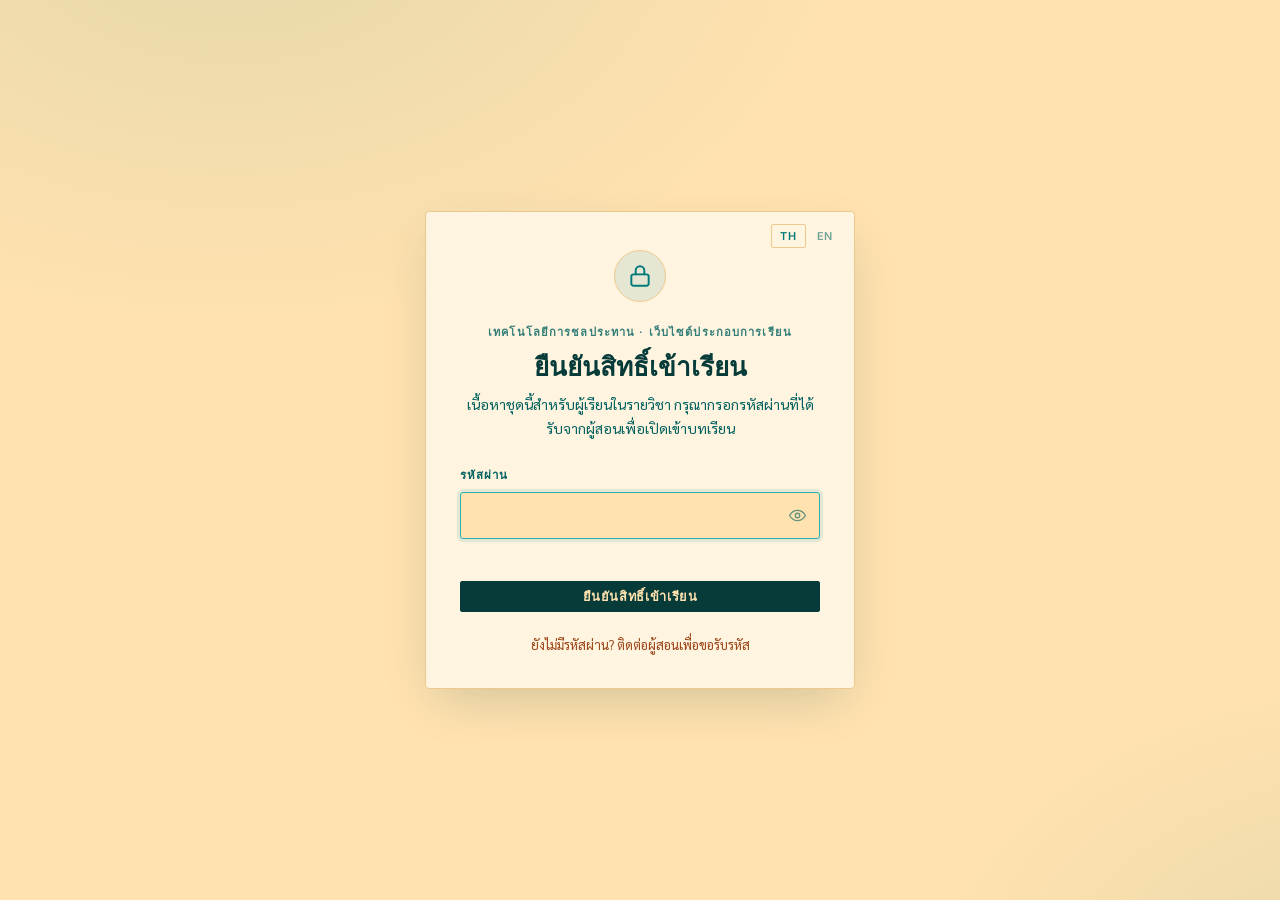
<file: index.html>
<!DOCTYPE html>
<html lang="th">
<head>
<meta charset="UTF-8" />
<meta name="viewport" content="width=device-width, initial-scale=1.0" />
<title>Irrigation Technology · เทคโนโลยีการชลประทาน</title>
<link rel="preconnect" href="https://fonts.googleapis.com" />
<link rel="preconnect" href="https://fonts.gstatic.com" crossorigin />
<link href="https://fonts.googleapis.com/css2?family=Inter:wght@400;500;600;700&family=JetBrains+Mono:wght@400;500;600&family=Playfair+Display:ital,wght@0,400;0,700;1,400;1,700&family=Sarabun:wght@400;500;700&display=swap" rel="stylesheet" />
<link rel="stylesheet" href="css/theme.css" />
<link rel="stylesheet" href="css/style.css" />
<link rel="stylesheet" href="css/gate.css" />
<!-- ประตูยืนยันสิทธิ์เข้าเรียน โหลดแบบ synchronous ใน head เพื่อไม่ให้เห็นเนื้อหาแวบหนึ่งก่อนถูกล็อก
     Access gate: loaded synchronously in <head> so the lesson never flashes before the lock. -->
<script src="js/gate.js"></script>
</head>
<body>

<div class="stage">
  <div class="topbar">
    <div class="topbar-left">
      <a class="sidebar-brand" href="index.html" style="padding:0">Irrigation.</a>
    </div>
    <div class="topbar-right">
      <div class="lang-toggle" role="group" aria-label="Language">
        <button class="lang-btn" data-lang="th">TH</button>
        <button class="lang-btn" data-lang="en">EN</button>
      </div>
    </div>
  </div>

  <div class="hero">
    <span class="chapter-number">
      <span class="en">Course site · Asst. Prof. Charatchai Yenphayap</span>
      <span class="th">เว็บไซต์ประกอบการเรียน · ผศ.จรัสชัย เย็นพยับ</span>
    </span>
    <h1>
      <span class="en">Irrigation Technology</span>
      <span class="th">เทคโนโลยีการชลประทาน</span>
    </h1>
    <p class="subtitle">
      <span class="en">When to irrigate, how much water to apply, and how to apply it efficiently — from soil water and crop water use to methods, systems, and management.</span>
      <span class="th">ให้น้ำเมื่อไร ให้เท่าไร และให้อย่างไรจึงมีประสิทธิภาพ — ตั้งแต่น้ำในดิน การใช้น้ำของพืช วิธีการให้น้ำ ระบบชลประทาน จนถึงการจัดการน้ำ</span>
    </p>

    <div class="quote">
      <p>Irrigation in many countries is an old art — as old as civilization — but for the whole world it is a modern science: the science of survival.</p>
      <cite>N. D. Gulhati, India</cite>
    </div>

    <p class="quiz-note">
      <span class="en">Every chapter ends with practice exercises (with worked answers) and a graded quiz.</span>
      <span class="th">ทุกบทมีแบบฝึกหัดท้ายบทพร้อมเฉลย และข้อสอบเก็บคะแนน</span>
    </p>
  </div>

  <ul class="toc-list" id="toc"></ul>

  <footer>
    <span class="en">Built from course slides, ASABE Irrigation Systems Management, and SCS NEH Section 15</span>
    <span class="th">เรียบเรียงจากเอกสารประกอบการสอน, ASABE Irrigation Systems Management และ SCS NEH Section 15</span>
  </footer>
</div>

<script src="js/sidebar.js"></script>
<script src="js/site.js"></script>
<script src="js/svgfit.js"></script>
<script>
  document.querySelector('#toc').innerHTML = CHAPTERS.map((c, i) => `
    <li><a class="toc-link ${c.ready ? '' : 'todo'}" href="${c.ready ? c.file : '#'}">
      <span class="toc-num">${String(i + 1).padStart(2, '0')}</span>
      <span class="toc-text">
        <span class="en">${c.en}</span><span class="th">${c.th}</span>
        <small><span class="en">Exercises + graded quiz</span><span class="th">แบบฝึกหัด + ข้อสอบเก็บคะแนน</span></small>
      </span>
      <span class="badge">${c.ready
        ? '<span class="en">Ready</span><span class="th">พร้อมเรียน</span>'
        : '<span class="en">Coming soon</span><span class="th">เร็ว ๆ นี้</span>'}</span>
    </a></li>`).join('');
</script>
</body>
</html>
</file>
<file: css/theme.css>
/* ============================================================
   theme.css — ชุดสีและฟอนต์ทั้งหมดของเว็บอยู่ในไฟล์นี้ไฟล์เดียว
   All colours and fonts live here. Edit this file to restyle
   the whole site; style.css never hard-codes a colour.
   โหลดไฟล์นี้ "ก่อน" style.css เสมอ

   ชุดสีหลัก / Base palette:
     #007979  teal เข้ม      #24B1B1  teal สว่าง
     #FFE2AF  ครีม           #E37434  ส้ม
   ============================================================ */

:root {
  /* ---- สีพื้นหลัง / Backgrounds ---- */
  --bg:          #ffe2af;   /* พื้นหลังหน้าเว็บ = ครีม        page background */
  --paper:       #fff4df;   /* พื้นกล่อง/ตาราง/แถบเมนู (ครีมอ่อน)  cards, sidebar */

  /* ---- สีตัวอักษร / Text ---- */
  --ink:         #063b3a;   /* ตัวอักษรหลัก (teal เข้มมาก)   body text      */
  --ink-soft:    #00615f;   /* ตัวอักษรรอง (teal)            secondary text */

  /* ---- เส้นและสีเน้น / Lines & accents ---- */
  --rule:        #ecca8f;   /* เส้นคั่น ขอบกล่อง (ครีมเข้ม)   borders, rules */
  --accent:      #007979;   /* สีเน้นหลัก: เลขบท หัวข้อกำกับ  primary accent */
  --accent-light:#24b1b1;   /* teal สว่าง: เส้นเน้น โฟกัส     highlights, focus */
  --accent-hot:  #e37434;   /* ส้ม: ใช้กับพื้น/เส้น/ลูกศร      decorative orange */
  --link:        #9a4315;   /* ส้มเข้ม สำหรับ "ตัวอักษร" ให้อ่านชัดบนพื้นครีม
                               deep orange — text-safe shade of --accent-hot  */

  /* ---- ตาราง / Tables ----
     สีรองพื้นหัวตาราง: เป็นสีเน้นแบบโปร่งใส ซ้อนบน --bg อีกที
     ทำให้ได้ 3 ระดับชัดเจน คือ หัวตาราง > แถวสลับสี > แถวปกติ
     header tint, layered over --bg, so the table reads in three tiers:
     header > striped row > plain row                                  */
  --th-tint: rgba(0, 121, 121, .10);

  /* ---- สีผลตรวจข้อสอบ / Quiz feedback ---- */
  --ok:          #00615f;   /* ข้อความเมื่อตอบถูก  correct text */
  --bad:         #9a4315;   /* ข้อความเมื่อตอบผิด  wrong text   */
  --hi-ok:   rgba(0, 121, 121, .16);   /* พื้นไฮไลต์ข้อที่ถูก */
  --hi-bad:  rgba(227, 116, 52, .24);  /* พื้นไฮไลต์ข้อที่ผิด */

  /* ---- เงาและฉากหลังเมนูบนมือถือ / Shadow & scrim ---- */
  --shadow:  rgba(6, 59, 58, .20);
  --scrim:   rgba(6, 59, 58, .40);

  /* ---- ฟอนต์ / Typefaces ---- */
  --font-display: "Playfair Display", Georgia, "Times New Roman", serif;
  --font-body:    "Sarabun", system-ui, -apple-system, "Segoe UI", sans-serif;
  --font-ui:      "Inter", system-ui, -apple-system, "Segoe UI", sans-serif;
  --font-mono:    "JetBrains Mono", ui-monospace, "SF Mono", Menlo, monospace;

  /* ---- ขนาด / Metrics ---- */
  --sidebar-w: 268px;     /* ความกว้างแถบเมนูด้านซ้าย */
}

/* ============================================================
   ชุดสีสำรอง — ลบเครื่องหมายคอมเมนต์ของชุดที่ต้องการเพื่อใช้งาน
   Alternate palettes — uncomment one block to switch.
   (ทับค่าด้านบนได้เพราะประกาศทีหลัง)
   ============================================================ */

/* --- Teal on white / teal พื้นขาว: สว่างกว่า อ่านง่ายเวลาพิมพ์ ---
:root {
  --bg: #f2f7f6;  --paper: #ffffff;  --ink: #063b3a;  --ink-soft: #00615f;
  --rule: #cbe3e1; --accent: #007979; --accent-light: #24b1b1;
  --accent-hot: #e37434; --link: #9a4315;
  --th-tint: rgba(0, 121, 121, .08);
}
*/

/* --- Warm original / โทนกระดาษเก่า (ชุดเดิม) ---
:root {
  --bg: #ece2d0;  --paper: #faf6ed;  --ink: #1c1812;  --ink-soft: #4a4033;
  --rule: #d4c9b0; --accent: #a87d3a; --accent-light: #c9a25c;
  --accent-hot: #9a4628; --link: #9a4628;
  --ok: #3f6b3f; --bad: #9a4628;
  --th-tint: rgba(168, 125, 58, .12);
  --hi-ok: rgba(63,107,63,.14); --hi-bad: rgba(154,70,40,.14);
  --shadow: rgba(28,24,18,.14); --scrim: rgba(28,24,18,.35);
}
*/

/* --- Dark / โหมดมืด teal ---
:root {
  --bg: #062b2a;  --paper: #0b3a38;  --ink: #ffe2af;  --ink-soft: #b9d9d5;
  --rule: #12514e; --accent: #24b1b1; --accent-light: #6fd6d6;
  --accent-hot: #e37434; --link: #f0a06a;
  --ok: #24b1b1; --bad: #e37434;
  --th-tint: rgba(36, 177, 177, .14);
  --hi-ok: rgba(36,177,177,.20); --hi-bad: rgba(227,116,52,.24);
  --shadow: rgba(0,0,0,.45); --scrim: rgba(0,0,0,.55);
}
*/
</file>
<file: css/style.css>
/* ============================================================
   Irrigation Technology — course site: layout & components
   สีและฟอนต์ทั้งหมดอยู่ใน css/theme.css (ต้องโหลดก่อนไฟล์นี้)
   Colours/fonts live in css/theme.css — load it before this file.
   ============================================================ */

*, *::before, *::after { box-sizing: border-box; margin: 0; padding: 0; }

html { scroll-behavior: smooth; }
body {
  background: var(--bg);
  color: var(--ink);
  font-family: var(--font-body);
  font-size: 17.5px;
  line-height: 1.8;
  -webkit-font-smoothing: antialiased;
}
@media (prefers-reduced-motion: reduce) {
  html { scroll-behavior: auto; }
  *, *::before, *::after { transition: none !important; }
}

/* ===== Language switching (CSS-driven, no JS re-render) ===== */
html[lang="th"] .en, html[lang="en"] .th { display: none !important; }

/* ===== Layout ===== */
.layout { display: flex; min-height: 100vh; }

/* ===== Sidebar ===== */
.sidebar {
  width: var(--sidebar-w);
  min-width: var(--sidebar-w);
  background: var(--paper);
  border-right: 1px solid var(--rule);
  padding: 1.2rem 0 3rem;
  position: sticky;
  top: 0;
  height: 100vh;
  overflow-y: auto;
  transition: transform .3s, margin .3s;
  z-index: 20;
}
.sidebar.collapsed { transform: translateX(calc(-1 * var(--sidebar-w))); margin-right: calc(-1 * var(--sidebar-w)); }

.sidebar-brand {
  display: block;
  font-family: var(--font-display);
  font-style: italic;
  font-weight: 700;
  font-size: 1.05rem;
  color: var(--ink);
  text-decoration: none;
  padding: 0 1.1rem .9rem;
  letter-spacing: -.02em;
}
.sidebar-brand:hover { color: var(--accent); }
.sidebar-title {
  font-family: var(--font-ui);
  font-size: .7rem;
  color: var(--ink-soft);
  text-transform: uppercase;
  letter-spacing: .15em;
  font-weight: 600;
  padding: 0 1.1rem .7rem;
  border-bottom: 1px solid var(--rule);
  margin-bottom: .5rem;
}

.sidebar-lecturer {
  display: block;
  margin-top: .35rem;
  font-size: .8rem;
  font-weight: 400;
  letter-spacing: .02em;
  text-transform: none;
  color: var(--accent);
}

.nav-item {
  display: flex;
  align-items: baseline;
  gap: .6rem;
  padding: .5rem 1.1rem;
  font-family: var(--font-ui);
  font-size: .88rem;
  line-height: 1.5;
  color: var(--ink-soft);
  text-decoration: none;
  border-left: 2px solid transparent;
  transition: background 120ms, color 120ms, border-color 120ms;
}
.nav-item:hover { background: var(--bg); color: var(--ink); }
.nav-item.active { background: var(--bg); color: var(--ink); border-left-color: var(--accent-light); }
.nav-item.todo { opacity: .45; pointer-events: none; }
.nav-num {
  font-family: var(--font-display);
  font-style: italic;
  font-weight: 700;
  font-size: .9rem;
  color: var(--accent);
  min-width: 1.4rem;
}
.nav-item.active .nav-num { color: var(--link); }

.nav-group {
  font-family: var(--font-ui);
  font-size: .68rem;
  text-transform: uppercase;
  letter-spacing: .15em;
  font-weight: 600;
  color: var(--accent);
  padding: 1.2rem 1.1rem .3rem;
}

.nav-sub {
  display: block;
  padding: .28rem 1.1rem .28rem 2.9rem;
  font-family: var(--font-ui);
  font-size: .8rem;
  line-height: 1.5;
  color: var(--ink-soft);
  text-decoration: none;
  border-left: 2px solid transparent;
}
.nav-sub:hover { color: var(--link); }
.nav-sub.active { color: var(--ink); border-left-color: var(--rule); }

/* ===== Stage ===== */
.stage { flex: 1; min-width: 0; display: flex; flex-direction: column; }

.topbar {
  position: sticky;
  top: 0;
  z-index: 15;
  display: flex;
  align-items: center;
  justify-content: space-between;
  gap: .8rem;
  padding: .5rem 1.2rem;
  background: var(--paper);
  border-bottom: 1px solid var(--rule);
  min-height: 46px;
}
.topbar-left, .topbar-right { display: flex; align-items: center; gap: .6rem; }
.topbar-title {
  font-family: var(--font-display);
  font-style: italic;
  font-weight: 700;
  font-size: 1.05rem;
  white-space: nowrap;
  overflow: hidden;
  text-overflow: ellipsis;
}

.btn {
  font-family: var(--font-ui);
  font-size: .8rem;
  font-weight: 600;
  letter-spacing: .05em;
  background: none;
  border: 1px solid var(--ink);
  color: var(--ink);
  padding: .25rem .7rem;
  border-radius: 2px;
  cursor: pointer;
  text-decoration: none;
  transition: background 150ms, color 150ms;
}
.btn:hover { background: var(--ink); color: var(--bg); }
.btn.solid { background: var(--ink); color: var(--bg); }
.btn.solid:hover { background: var(--ink-soft); }
.btn[disabled], .btn.disabled { opacity: .25; pointer-events: none; }

/* language toggle */
.lang-toggle { display: flex; border: 1px solid var(--ink); border-radius: 2px; overflow: hidden; }
.lang-btn {
  font-family: var(--font-ui);
  font-size: .78rem;
  font-weight: 600;
  letter-spacing: .1em;
  padding: .28rem .7rem;
  background: none;
  border: none;
  color: var(--ink-soft);
  cursor: pointer;
  transition: background .15s, color .15s;
}
.lang-btn + .lang-btn { border-left: 1px solid var(--ink); }
.lang-btn.active { background: var(--ink); color: var(--bg); }
.lang-btn:hover:not(.active) { background: var(--bg); color: var(--ink); }

/* ===== Content ===== */
.chapter { max-width: 900px; margin: 0 auto; padding: 3.5rem 2rem 5rem; width: 100%; }
.chapter-header { margin-bottom: 2.5rem; }
.chapter-number {
  display: block;
  font-family: var(--font-ui);
  color: var(--accent);
  text-transform: uppercase;
  letter-spacing: .15em;
  font-size: .8rem;
  font-weight: 600;
  margin-bottom: .5rem;
}
.chapter h1 {
  font-family: var(--font-display);
  font-style: italic;
  font-weight: 700;
  font-size: clamp(1.8rem, 4vw, 2.6rem);
  line-height: 1.15;
  letter-spacing: -.01em;
}
.chapter-lede { color: var(--ink-soft); margin-top: 1rem; max-width: 62ch; font-size: 1.1rem; }

section { padding-top: 2.6rem; scroll-margin-top: 60px; }
section h2 {
  font-family: var(--font-display);
  font-style: italic;
  font-weight: 700;
  font-size: clamp(1.55rem, 3vw, 2.05rem);
  line-height: 1.25;
  margin-bottom: 1rem;
}
section h3 {
  font-family: var(--font-ui);
  font-size: 1.12rem;
  font-weight: 700;
  letter-spacing: .01em;
  color: var(--accent);
  margin: 2rem 0 .6rem;
}
p { max-width: 66ch; margin-bottom: 1.1em; }
ul, ol { max-width: 66ch; margin: 0 0 1.2em 1.3rem; }
li { margin-bottom: .35em; }
strong { font-weight: 700; }
em { font-family: var(--font-display); font-style: italic; color: var(--link); }
a { color: var(--link); }
code, .mono { font-family: var(--font-mono); font-size: .88em; }

/* เลขยกกำลัง/ตัวห้อย: ไม่ให้ดันความสูงบรรทัดของสมการ
   real superscripts that do not stretch the line box */
sup, sub {
  font-size: .70em;
  line-height: 0;
  position: relative;
  vertical-align: baseline;
  font-weight: inherit;
}
sup { top: -.52em; }
sub { bottom: -.22em; }

.rule { border: 0; border-top: 1px solid var(--rule); margin: 3rem 0 0; }

/* pull quote */
.quote {
  border-left: 3px solid var(--accent-light);
  background: var(--paper);
  padding: 1.2rem 1.4rem;
  margin: 1.8rem 0;
  border-radius: 2px;
}
.quote p { font-family: var(--font-display); font-style: italic; font-size: 1.18rem; margin-bottom: .4rem; }
.quote cite {
  font-family: var(--font-ui);
  font-style: normal;
  font-size: .8rem;
  letter-spacing: .12em;
  text-transform: uppercase;
  color: var(--ink-soft);
}

/* callout / key box */
.box {
  background: var(--paper);
  border: 1px solid var(--rule);
  border-radius: 2px;
  padding: 1.1rem 1.3rem;
  margin: 1.6rem 0;
}
.box-title {
  font-family: var(--font-ui);
  font-size: .78rem;
  font-weight: 700;
  text-transform: uppercase;
  letter-spacing: .12em;
  color: var(--accent);
  margin-bottom: .7rem;
}
.box p:last-child, .box ul:last-child, .box ol:last-child { margin-bottom: 0; }

/* card grid */
.cards { display: grid; gap: 1rem; grid-template-columns: repeat(auto-fit, minmax(210px, 1fr)); margin: 1.6rem 0; }
.card {
  background: var(--paper);
  border: 1px solid var(--rule);
  border-radius: 2px;
  padding: 1rem 1.1rem;
}
.card h4 {
  font-family: var(--font-ui);
  font-size: 1rem;
  font-weight: 700;
  margin-bottom: .45rem;
}
.card p { font-size: .95rem; color: var(--ink-soft); margin: 0; }
.card-num {
  font-family: var(--font-display);
  font-style: italic;
  font-weight: 700;
  color: var(--accent);
  font-size: 1.1rem;
  margin-right: .35rem;
}

/* tables */
.table-wrap { overflow-x: auto; margin: 1.6rem 0; border: 1px solid var(--rule); border-radius: 2px; background: var(--paper); }
table { border-collapse: collapse; width: 100%; font-size: .98rem; line-height: 1.6; }
th, td { padding: .7rem .95rem; text-align: left; border-bottom: 1px solid var(--rule); vertical-align: top; }
th {
  font-family: var(--font-ui);
  font-size: .84rem;
  font-weight: 700;
  text-transform: uppercase;
  letter-spacing: .08em;
  line-height: 1.4;
  color: var(--ink);
  /* สีเน้นโปร่งใสซ้อนบน --bg เพื่อให้หัวตารางเข้มกว่าแถวสลับสี
     accent tint layered over --bg so the header outranks the striped rows */
  background: linear-gradient(var(--th-tint), var(--th-tint)) var(--bg);
  white-space: normal;
}
/* เส้นหนาใต้หัวตาราง + แถบสลับสี = แยกหัวตารางออกจากเนื้อตารางให้ชัด
   thick rule under the header and zebra rows separate header from body */
thead tr:last-child th { border-bottom: 2px solid var(--accent-light); }
tbody tr:nth-child(even) td { background: var(--bg); }
tbody tr:last-child td { border-bottom: 0; }
td.num { font-family: var(--font-mono); white-space: nowrap; }

/* ===== Formulas & worked calculations =====
   โครงสร้าง / structure:
     <div class="formula">
       <div class="eq-head">หัวข้อย่อย (ไม่บังคับ)</div>
       <div class="eq"><code>สมการ</code><span class="eq-note">คำอธิบาย</span></div>
       <div class="eq result"><code>คำตอบ</code></div>
     </div>
   หนึ่งบรรทัด = หนึ่ง .eq เสมอ ไม่พึ่งการขึ้นบรรทัดในซอร์ส
   one line per .eq — never relies on newlines in the source            */
.formula {
  background: var(--paper);
  border: 1px solid var(--rule);
  border-left: 3px solid var(--accent-light);
  border-radius: 2px;
  margin: 1.4rem 0;
  overflow-x: auto;
}
.formula .eq {
  display: flex;
  flex-wrap: wrap;
  align-items: baseline;
  gap: .25rem 1.5rem;
  padding: .5rem 1rem;
}
.formula .eq + .eq { border-top: 1px solid var(--rule); }
.formula .eq > code {
  font-family: var(--font-mono);
  font-size: 1.05rem;
  line-height: 1.75;
  color: var(--ink);
}
.formula .eq.result > code { font-weight: 600; color: var(--link); }
.formula .eq-note {
  font-family: var(--font-ui);
  font-size: .84rem;
  line-height: 1.6;
  color: var(--ink-soft);
  margin-left: auto;
  text-align: right;
}
.formula .eq-head {
  padding: .45rem 1rem;
  background: var(--bg);
  border-top: 1px solid var(--rule);
  font-family: var(--font-ui);
  font-size: .76rem;
  font-weight: 700;
  letter-spacing: .12em;
  text-transform: uppercase;
  color: var(--accent);
}
.formula .eq-head:first-child { border-top: 0; }

/* เศษส่วนแบบซ้อนบน-ล่าง สำหรับสมการใหญ่ / stacked fraction */
.formula .eq-block { align-items: center; }
.frac {
  display: inline-flex;
  flex-direction: column;
  align-items: center;
  font-family: var(--font-mono);
  font-size: inherit;          /* กลืนกับข้อความรอบข้าง ใช้ได้ทั้งใน <code> และเดี่ยว ๆ */
  line-height: 1.45;
  vertical-align: middle;
  margin: 0 .15rem;
}
.frac .num { border-bottom: 1.5px solid currentColor; padding: 0 .55rem .18rem; }
.frac .den { padding: .18rem .55rem 0; }
.formula .eq-block .frac { font-size: .92rem; }
/* .eq ที่มีเศษส่วนให้จัดกึ่งกลางแนวตั้ง แทนการอิงเส้นฐาน */
.formula .eq:has(.frac) { align-items: center; }

/* symbol list under a formula */
.where-title {
  font-family: var(--font-ui);
  font-size: .76rem;
  font-weight: 700;
  letter-spacing: .12em;
  text-transform: uppercase;
  color: var(--accent);
  margin: -.6rem 0 .5rem .2rem;
}
dl.where {
  display: grid;
  grid-template-columns: max-content 1fr;
  gap: .3rem 1rem;
  margin: 0 0 1.6rem;
  padding-left: .2rem;
  max-width: 66ch;
  font-size: .96rem;
}
dl.where dt {
  font-family: var(--font-mono);
  color: var(--accent);
  white-space: nowrap;
}
dl.where dt::after { content: " ="; color: var(--ink-soft); }
dl.where dd { margin: 0; color: var(--ink-soft); }

@media (max-width: 560px) {
  .formula .eq { display: block; }
  .formula .eq-note { text-align: left; margin: .2rem 0 0; display: block; }
  dl.where { grid-template-columns: 1fr; gap: 0 0; }
  dl.where dd { margin: 0 0 .5rem; }
}

/* ============================================================
   Figure animations — อนิเมชันในรูป
   ใส่คลาสให้ element ใน SVG ได้เลย ปรับจังหวะรายชิ้นด้วย
   style="animation-delay:.5s" หรือ style="--drip:20px"
   ปิดทั้งหมดอัตโนมัติเมื่อผู้ใช้ตั้งค่า "ลดการเคลื่อนไหว"
   ============================================================ */
@keyframes fig-flow  { to   { stroke-dashoffset: -28; } }
@keyframes fig-pulse { 0%, 100% { opacity: var(--o1, .28); } 50% { opacity: var(--o2, .5); } }
@keyframes fig-drip  {
  0%   { transform: translateY(0);              opacity: 0; }
  20%  {                                        opacity: 1; }
  80%  {                                        opacity: 1; }
  100% { transform: translateY(var(--drip, 18px)); opacity: 0; }
}
@keyframes fig-rise  {
  0%   { transform: translateY(10px);  opacity: 0; }
  35%  {                               opacity: 1; }
  75%  {                               opacity: 1; }
  100% { transform: translateY(-12px); opacity: 0; }
}
@keyframes fig-dry   {
  0%   { transform: translateY(0);    opacity: 0; }
  10%  {                              opacity: 1; }
  88%  {                              opacity: 1; }
  100% { transform: translateY(90px); opacity: 0; }
}
@keyframes fig-grow  { from { transform: scaleX(0); } to { transform: scaleX(1); } }
@keyframes fig-fade  { to { opacity: 1; } }

/* วนตลอด — ใช้กับการไหลของน้ำ / looping: water in motion */
.fig-flow  { stroke-dasharray: 7 7; animation: fig-flow 1.2s linear infinite; }
.fig-pulse { animation: fig-pulse 3.4s ease-in-out infinite; }
.fig-drip  { animation: fig-drip 2s ease-in infinite; }
.fig-rise  { animation: fig-rise 3s ease-in-out infinite; }
.fig-dry   { animation: fig-dry 8s ease-in infinite; }

/* เล่นครั้งเดียวเมื่อรูปเลื่อนเข้ามาในจอ / one-shot, on scroll into view */
figure .fig-grow { transform: scaleX(0); transform-box: fill-box; transform-origin: left center; }
figure .fig-fade { opacity: 0; }
figure.in-view .fig-grow { animation: fig-grow .9s cubic-bezier(.2,.7,.3,1) forwards; }
figure.in-view .fig-fade { animation: fig-fade .5s ease .75s forwards; }

@media (prefers-reduced-motion: reduce) {
  [class*="fig-"] { animation: none !important; }
  figure .fig-grow { transform: none; }
  figure .fig-fade { opacity: 1; }
}
/* ถ้า JS ไม่ทำงาน อย่าให้แท่งกราฟหายไปเฉย ๆ / never hide content when JS is off */
@media (scripting: none) {
  figure .fig-grow { transform: none; }
  figure .fig-fade { opacity: 1; }
}
@media print {
  [class*="fig-"] { animation: none !important; }
  figure .fig-grow { transform: none; }
  figure .fig-fade { opacity: 1; }
}

/* figure: schematic */
figure { margin: 1.8rem 0; }
figure svg { display: block; width: 100%; height: auto; background: var(--paper); border: 1px solid var(--rule); border-radius: 2px; }
figcaption {
  font-family: var(--font-ui);
  font-size: .84rem;
  line-height: 1.6;
  color: var(--ink-soft);
  letter-spacing: .03em;
  margin-top: .6rem;
}

/* ===== Exercises ===== */
.exercise {
  background: var(--paper);
  border: 1px solid var(--rule);
  border-radius: 2px;
  padding: 1rem 1.2rem;
  margin-bottom: 1rem;
}
.exercise-q { font-weight: 600; font-size: 1.05rem; margin-bottom: .6rem; }
.exercise-q .qnum { font-family: var(--font-display); font-style: italic; color: var(--accent); margin-right: .4rem; }
.exercise .answer {
  display: none;
  border-top: 1px dashed var(--rule);
  margin-top: .8rem;
  padding-top: .8rem;
  color: var(--ink-soft);
  font-size: 1rem;
}
.exercise.open .answer { display: block; }
.reveal-btn {
  font-family: var(--font-ui);
  font-size: .76rem;
  font-weight: 600;
  letter-spacing: .1em;
  text-transform: uppercase;
  background: none;
  border: 1px solid var(--rule);
  color: var(--ink-soft);
  padding: .2rem .6rem;
  border-radius: 2px;
  cursor: pointer;
}
.reveal-btn:hover { border-color: var(--ink); color: var(--ink); }

/* ===== Quiz ===== */
.quiz { border: 1px solid var(--rule); border-radius: 2px; background: var(--paper); padding: 1.4rem; }
.quiz-item { padding: .9rem 0; border-bottom: 1px solid var(--rule); }
.quiz-item:last-of-type { border-bottom: 0; }
.quiz-q { font-weight: 600; font-size: 1.05rem; margin-bottom: .6rem; }
.quiz-q .qnum { font-family: var(--font-display); font-style: italic; color: var(--accent); margin-right: .4rem; }
.quiz-choice {
  display: flex;
  align-items: flex-start;
  gap: .55rem;
  padding: .32rem .5rem;
  border-radius: 2px;
  cursor: pointer;
  font-size: 1rem;
  line-height: 1.6;
}
.quiz-choice:hover { background: var(--bg); }
.quiz-choice input { margin-top: .42rem; accent-color: var(--accent); }
.quiz-item.correct .quiz-choice.picked { background: var(--hi-ok); }
.quiz-item.wrong .quiz-choice.picked { background: var(--hi-bad); }
.quiz-item.wrong .quiz-choice.is-key { background: var(--hi-ok); }
.quiz-feedback {
  font-family: var(--font-ui);
  font-size: .88rem;
  margin-top: .5rem;
  padding-left: .5rem;
  display: none;
}
.quiz-item.graded .quiz-feedback { display: block; }
.quiz-item.correct .quiz-feedback { color: var(--ok); }
.quiz-item.wrong .quiz-feedback { color: var(--bad); }

.quiz-bar {
  display: flex;
  align-items: center;
  gap: 1rem;
  flex-wrap: wrap;
  margin-top: 1.2rem;
  padding-top: 1.1rem;
  border-top: 1px solid var(--rule);
}
.quiz-score {
  font-family: var(--font-mono);
  font-size: 1.1rem;
  background: var(--bg);
  border: 1px solid var(--rule);
  border-radius: 2px;
  padding: .3rem .8rem;
}
.quiz-note { font-family: var(--font-ui); font-size: .82rem; line-height: 1.6; color: var(--ink-soft); }

/* ===== Footer / chapter pager ===== */
.pager {
  display: flex;
  justify-content: space-between;
  gap: 1rem;
  margin-top: 3rem;
  padding-top: 1.6rem;
  border-top: 1px solid var(--rule);
}
footer .copyright {
  display: block;
  margin-top: .7rem;
  padding-top: .7rem;
  border-top: 1px solid var(--rule);
  max-width: 22rem;
  margin-inline: auto;
  color: var(--ink-soft);
  opacity: .8;
}
footer {
  text-align: center;
  font-family: var(--font-ui);
  font-size: .78rem;
  letter-spacing: .1em;
  text-transform: uppercase;
  color: var(--ink-soft);
  padding: 2rem 2rem 4rem;
}

/* ===== Landing page ===== */
.hero { max-width: 860px; margin: 0 auto; padding: 10vh 2rem 3rem; }
.hero h1 {
  font-family: var(--font-display);
  font-style: italic;
  font-weight: 700;
  font-size: clamp(2rem, 5vw, 3.2rem);
  line-height: 1.08;
  margin-bottom: 1rem;
}
.hero .subtitle { font-family: var(--font-ui); color: var(--ink-soft); }
.toc-list { max-width: 860px; margin: 0 auto; padding: 0 2rem 4rem; list-style: none; }
.toc-list li { margin: 0; }
.toc-link {
  display: flex;
  gap: 1rem;
  align-items: baseline;
  padding: 1rem .6rem;
  border-bottom: 1px solid var(--rule);
  text-decoration: none;
  color: var(--ink);
  transition: background .12s;
}
.toc-link:hover { background: var(--paper); }
.toc-link.todo { opacity: .45; pointer-events: none; }
.toc-num { font-family: var(--font-display); font-style: italic; font-weight: 700; color: var(--accent); min-width: 2rem; }
.toc-text small { display: block; font-family: var(--font-ui); font-size: .85rem; color: var(--ink-soft); }
.badge {
  font-family: var(--font-ui);
  font-size: .7rem;
  letter-spacing: .12em;
  text-transform: uppercase;
  border: 1px solid var(--rule);
  color: var(--ink-soft);
  padding: .1rem .4rem;
  border-radius: 2px;
  margin-left: auto;
  white-space: nowrap;
  align-self: center;
}

:focus-visible { outline: 2px solid var(--accent-light); outline-offset: 2px; }

/* ===== Responsive ===== */
.scrim { display: none; }
@media (max-width: 900px) {
  .sidebar { position: fixed; left: 0; top: 0; bottom: 0; box-shadow: 4px 0 20px var(--shadow); }
  .sidebar.collapsed { transform: translateX(calc(-1 * var(--sidebar-w))); margin-right: 0; }
  .scrim { display: block; position: fixed; inset: 0; background: var(--scrim); z-index: 19; }
  .sidebar.collapsed ~ .scrim { display: none; }
  .chapter { padding: 2.5rem 1.2rem 4rem; }
  .topbar-title { display: none; }
}
@media (max-width: 700px) {
  /* จอแคบ: ลดขนาดฐานลงเล็กน้อย ยังใหญ่กว่าเดิม แต่ไม่อึดอัด
     narrow screens: ease the base size down a little — still larger than before */
  body { font-size: 16.5px; }
  table { font-size: .92rem; }
  th, td { padding: .6rem .7rem; }
  /* ให้เลื่อนรูปแนวนอนแทนการย่อจนอ่านตัวอักษรในรูปไม่ออก
     scroll the figure instead of shrinking its labels away */
  figure { overflow-x: auto; }
  figure svg { min-width: 560px; }
}
@media print {
  .sidebar, .topbar, .pager, .scrim, .reveal-btn, .quiz-bar { display: none !important; }
  .exercise .answer { display: block !important; }
  body { background: #fff; }
}
</file>
<file: css/gate.css>
/* ============================================================
   gate.css — หน้าตาของประตูยืนยันสิทธิ์ / Access gate styling
   ใช้ตัวแปรสีและฟอนต์ชุดเดียวกับทั้งเว็บใน css/theme.css
   Uses the same colour and font tokens as the rest of the site.
   ============================================================ */

/* ---------- 1. ซ่อนเนื้อหาระหว่างที่ยังล็อกอยู่ / Hide the page while locked ----------
   js/gate.js ใส่ data-locked ไว้ที่ <html> ตั้งแต่ยังอยู่ใน <head>
   ทำให้บทเรียนไม่ปรากฏแวบหนึ่งก่อนโมดอลจะขึ้น
   gate.js sets data-locked on <html> from inside <head>, so the lesson never
   flashes into view before the modal arrives. */

html[data-locked] {
  overflow: hidden;                       /* กันการเลื่อนหน้าอยู่หลังโมดอล */
}

html[data-locked] body > *:not(.gate):not(.gate-toast) {
  display: none !important;
}

/* ---------- 2. ฉากหลัง / The overlay ---------- */

.gate {
  position: fixed;
  inset: 0;
  z-index: 9999;
  display: grid;
  place-items: center;
  padding: 24px 16px;                     /* กันขอบจอ 16px ตามทั้งเว็บ */
  background: var(--bg);
  overflow-y: auto;                       /* จอเตี้ยยังเลื่อนดูทั้งการ์ดได้ */
  animation: gate-in .28s ease both;
}

/* ลายจาง ๆ ให้ฉากหลังไม่แบนจนเกินไป / a faint wash so the backdrop is not flat */
.gate::before {
  content: "";
  position: absolute;
  inset: 0;
  background:
    radial-gradient(60rem 40rem at 18% -10%, var(--th-tint), transparent 65%),
    radial-gradient(48rem 34rem at 108% 112%, var(--th-tint), transparent 60%);
  pointer-events: none;
}

.gate.is-going {
  animation: gate-out .3s ease both;
}

@keyframes gate-in  { from { opacity: 0 }               to { opacity: 1 } }
@keyframes gate-out { from { opacity: 1 } to { opacity: 0; visibility: hidden } }

/* ---------- 3. การ์ด / The card ---------- */

.gate-card {
  position: relative;
  width: min(430px, 100%);
  background: var(--paper);
  border: 1px solid var(--rule);
  border-radius: 4px;
  box-shadow: 0 18px 50px -12px var(--shadow);
  padding: 38px 34px 30px;
  text-align: center;
  animation: gate-rise .34s cubic-bezier(.2, .7, .3, 1) both;
}

@keyframes gate-rise {
  from { opacity: 0; transform: translateY(14px) }
  to   { opacity: 1; transform: none }
}

/* ---------- 4. ปุ่มสลับภาษา มุมบนขวาของการ์ด / Language switch ---------- */

.gate-lang {
  position: absolute;
  top: 12px;
  right: 12px;
  display: flex;
  gap: 2px;
}

.gate-lang-btn {
  font-family: var(--font-ui);
  font-size: .68rem;
  font-weight: 600;
  letter-spacing: .06em;
  padding: 4px 8px;
  border: 1px solid transparent;
  border-radius: 2px;
  background: none;
  color: var(--ink-soft);
  opacity: .55;
  cursor: pointer;
  transition: opacity .15s, color .15s, border-color .15s;
}

.gate-lang-btn:hover          { opacity: .9 }
.gate-lang-btn.active         { opacity: 1; color: var(--accent); border-color: var(--rule) }

/* ---------- 5. หัวการ์ด / Card header ---------- */

.gate-mark {
  display: grid;
  place-items: center;
  width: 52px;
  height: 52px;
  margin: 0 auto 20px;
  border: 1px solid var(--rule);
  border-radius: 50%;
  color: var(--accent);
  background: var(--th-tint);
}

.gate-eyebrow {
  font-family: var(--font-ui);
  font-size: .7rem;
  font-weight: 600;
  letter-spacing: .1em;
  text-transform: uppercase;
  color: var(--ink-soft);
  opacity: .8;
  margin: 0 0 8px;
}

.gate-title {
  font-family: var(--font-display);
  font-size: 1.62rem;
  font-weight: 700;
  line-height: 1.25;
  color: var(--ink);
  margin: 0 0 10px;
}

.gate-lede {
  font-family: var(--font-body);
  font-size: .89rem;
  line-height: 1.7;
  color: var(--ink-soft);
  margin: 0 0 24px;
}

/* ---------- 6. ฟอร์ม / The form ---------- */

.gate-form { text-align: left }

.gate-label {
  display: block;
  font-family: var(--font-ui);
  font-size: .72rem;
  font-weight: 600;
  letter-spacing: .08em;
  text-transform: uppercase;
  color: var(--ink-soft);
  margin-bottom: 7px;
}

/* ช่องกรอกกับปุ่มรูปตาวางซ้อนกัน จึงต้องมี position: relative ครอบ
   The input and the eye button overlap, so the wrapper is the positioning context. */
.gate-field {
  position: relative;
  display: flex;
  align-items: center;
}

.gate-input {
  width: 100%;
  font-family: var(--font-mono);
  font-size: .95rem;
  letter-spacing: .04em;
  color: var(--ink);
  background: var(--bg);
  border: 1px solid var(--rule);
  border-radius: 3px;
  padding: 12px 46px 12px 13px;           /* เว้นที่ด้านขวาให้ปุ่มรูปตา */
  transition: border-color .15s, box-shadow .15s;
}

.gate-input:focus {
  outline: none;
  border-color: var(--accent-light);
  box-shadow: 0 0 0 3px var(--th-tint);
}

/* ปุ่มรูปตา / eye toggle */
.gate-eye {
  position: absolute;
  right: 6px;
  display: grid;
  place-items: center;
  width: 34px;
  height: 34px;
  border: 0;
  border-radius: 3px;
  background: none;
  color: var(--ink-soft);
  opacity: .6;
  cursor: pointer;
  transition: opacity .15s, color .15s;
}

.gate-eye:hover { opacity: 1; color: var(--accent) }

/* สลับไอคอนตามสถานะ: ปกติโชว์ "ตาเปิด", เมื่อกำลังแสดงรหัสโชว์ "ตาปิด"
   Swap the icon: eye-open normally, eye-shut while the passcode is visible. */
.gate-eye .gate-eye-shut           { display: none }
.gate-eye.is-showing .gate-eye-open { display: none }
.gate-eye.is-showing .gate-eye-shut { display: block }

/* ข้อความสำหรับโปรแกรมอ่านหน้าจอเท่านั้น / screen-reader only */
.gate-sr {
  position: absolute;
  width: 1px; height: 1px;
  padding: 0; margin: -1px;
  overflow: hidden;
  clip: rect(0 0 0 0);
  white-space: nowrap;
  border: 0;
}

/* ---------- 7. ข้อความแจ้งรหัสผิด / The error message ---------- */

.gate-error {
  min-height: 1.15rem;                    /* จองที่ไว้ การ์ดจะได้ไม่กระตุกตอนข้อความขึ้น */
  font-family: var(--font-body);
  font-size: .82rem;
  line-height: 1.4;
  color: var(--bad);
  margin: 9px 0 0;
}

.gate-submit {
  width: 100%;
  margin-top: 14px;
  justify-content: center;
}

/* ---------- 8. เอฟเฟกต์สั่นเมื่อรหัสผิด / Shake on a wrong passcode ---------- */

.gate-card.is-wrong {
  animation: gate-shake .42s cubic-bezier(.36, .07, .19, .97) both;
}

.gate-card.is-wrong .gate-input {
  border-color: var(--bad);
}

@keyframes gate-shake {
  10%, 90% { transform: translateX(-2px) }
  20%, 80% { transform: translateX(4px)  }
  30%, 50%, 70% { transform: translateX(-7px) }
  40%, 60% { transform: translateX(7px)  }
  100%     { transform: none }
}

/* ---------- 9. ปุ่มขอรหัส และข้อความแนะนำ / Contact link and note ---------- */

/* แอตทริบิวต์ hidden ต้องชนะกฎ display ที่เขียนไว้เอง ไม่งั้นซ่อนไม่ลง
   The hidden attribute has to beat our own display rules, or it does nothing. */
.gate [hidden] { display: none !important }

.gate-help {
  display: inline-block;
  margin-top: 20px;
  padding: 4px 2px;
  font-family: var(--font-body);
  font-size: .82rem;
  color: var(--link);
  background: none;
  border: 0;
  border-bottom: 1px solid transparent;
  cursor: pointer;
  transition: border-color .15s;
}

.gate-help:hover { border-bottom-color: var(--link) }

.gate-note {
  margin: 18px 0 0;
  padding: 12px 14px;
  font-family: var(--font-body);
  font-size: .82rem;
  line-height: 1.65;
  text-align: left;
  color: var(--ink-soft);
  background: var(--th-tint);
  border-left: 2px solid var(--accent);
  border-radius: 2px;
}

/* ---------- 10. แถบแจ้งผลสำเร็จ / Success toast ---------- */

.gate-toast {
  position: fixed;
  left: 50%;
  bottom: 30px;
  z-index: 10000;
  display: flex;
  align-items: center;
  gap: 9px;
  padding: 12px 18px;
  font-family: var(--font-body);
  font-size: .87rem;
  color: var(--bg);
  background: var(--ink);
  border-radius: 3px;
  box-shadow: 0 12px 30px -8px var(--shadow);
  animation: toast-in .32s cubic-bezier(.2, .7, .3, 1) both;
}

.gate-toast svg    { color: var(--accent-light); flex: none }
.gate-toast.is-going { animation: toast-out .38s ease both }

@keyframes toast-in {
  from { opacity: 0; transform: translate(-50%, 14px) }
  to   { opacity: 1; transform: translate(-50%, 0) }
}

@keyframes toast-out {
  from { opacity: 1; transform: translate(-50%, 0) }
  to   { opacity: 0; transform: translate(-50%, 10px) }
}

/* ---------- 11. จอเล็ก / Small screens ---------- */

@media (max-width: 480px) {
  .gate-card  { padding: 32px 22px 26px }
  .gate-title { font-size: 1.4rem }
  .gate-lede  { font-size: .85rem }
}

/* ---------- 12. เคารพการตั้งค่าลดการเคลื่อนไหว / Respect reduced motion ----------
   ผู้ใช้บางคนตั้งระบบไว้ให้ลดอนิเมชัน เช่น คนที่เวียนศีรษะจากการเคลื่อนไหวบนจอ
   Some people set their system to reduce motion — honour that. */

@media (prefers-reduced-motion: reduce) {
  .gate, .gate-card, .gate-toast,
  .gate.is-going, .gate-card.is-wrong, .gate-toast.is-going {
    animation: none !important;
  }
  .gate.is-going { opacity: 0 }
}
</file>
